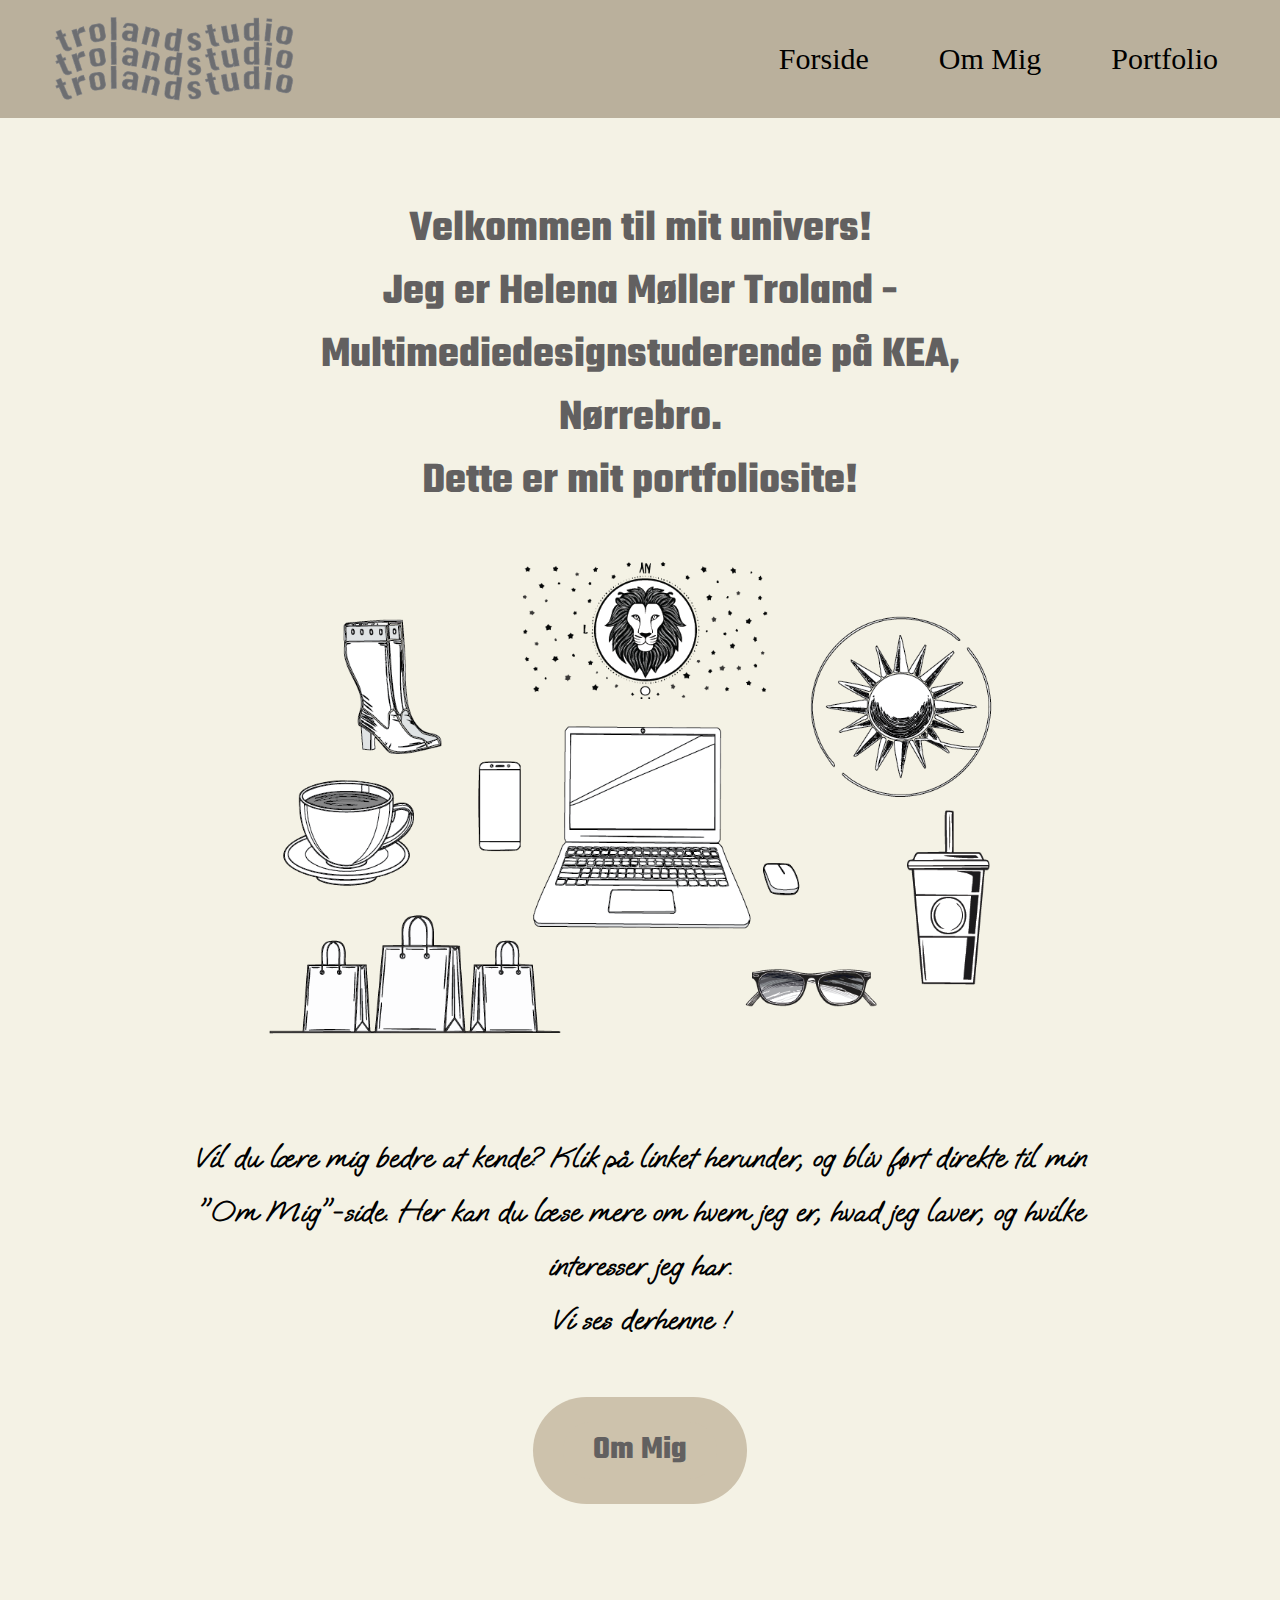
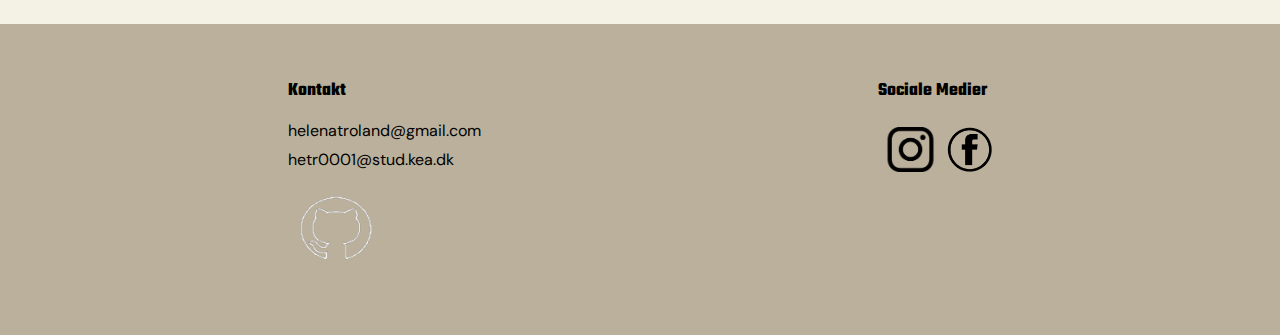
<file: index.html>
<!DOCTYPE html>
<html lang="da">
  <head>
    <meta charset="UTF-8" />
    <meta name="viewport" content="width=device-width, initial-scale=1.0" />
    <!-- css -->
    <link rel="stylesheet" href="css/generel.css" />
    <link rel="stylesheet" href="css/style.css" />
    <!-- Fonte -->
    <link rel="preconnect" href="https://fonts.googleapis.com" />
    <link rel="preconnect" href="https://fonts.gstatic.com" crossorigin />
    <link href="https://fonts.googleapis.com/css2?family=DM+Sans:ital,opsz,wght@0,9..40,100..1000;1,9..40,100..1000&family=Oooh+Baby&family=Teko:wght@300..700&display=swap" rel="stylesheet" />
    <!-- Favicon -->
    <link rel="apple-touch-icon" sizes="180x180" href="favicon_io/apple-touch-icon.png" />
    <link rel="icon" type="image/png" sizes="32x32" href="/favicon_io/favicon-32x32.png" />
    <link rel="icon" type="image/png" sizes="16x16" href="favicon_io/favicon-16x16.png" />
    <link rel="manifest" href="favicon_io/site.webmanifest" />

    <title>Forside</title>
  </head>
  <body>
    <header>
      <div class="logo">
        <a href="index.html"><img src="billeder/logo.webp" alt="logo" /></a>
      </div>
      <nav>
        <ul class="menu">
          <li>
            <a href="index.html" class="button-link">Forside</a>
          </li>
          <li>
            <a href="om_mig.html" class="button-link">Om Mig</a>
          </li>
          <li>
            <a href="portfolio.html" class="button-link">Portfolio</a>
          </li>
        </ul>
        <div class="burger">
          <div class="line"></div>
          <div class="line"></div>
          <div class="line"></div>
        </div>
      </nav>
    </header>
    <main>
      <div class="index_tekst">
        <h1>Velkommen til mit univers!</h1>
        <h1>Jeg er Helena Møller Troland - Multimediedesignstuderende på KEA, Nørrebro.</h1>
        <h1>Dette er mit portfoliosite!</h1>
      </div>
      <div class="index_billede">
        <img src="billeder/illustrationer.webp" alt="index_billede" />
      </div>
      <div class="link_til_om_mig_tekst">
        <h2>Vil du lære mig bedre at kende? Klik på linket herunder, og bliv ført direkte til min "Om Mig"-side. Her kan du læse mere om hvem jeg er, hvad jeg laver, og hvilke interesser jeg har.</h2>
        <h2>Vi ses derhenne !</h2>
      </div>
      <div class="om_mig_link">
        <a href="om_mig.html" class="om_mig_link">
          <h3>Om Mig</h3>
        </a>
      </div>
    </main>
    <footer>
      <div class="footer_kun_index">
        <div class="footer">
          <div class="kontakt">
            <h3>Kontakt</h3>
            <p>helenatroland@gmail.com</p>
            <p>hetr0001@stud.kea.dk</p>
            <div class="github_image">
              <a href="https://github.com/Helenatroland/Portfolioeksamen.git"><img src="billeder/github_image.webp" alt="github_image" /></a>
            </div>
          </div>
          <div class="sociale medier">
            <h3>Sociale Medier</h3>
            <div class="gridikoner">
              <a href="https://www.instagram.com/helenatroland?igsh=MW85NmVhODNwdDB5OQ%3D%3D&utm_source=qr"><img src="billeder/instagram.webp" alt="instagram" /></a>
              <a href=" https://www.facebook.com/share/18H1uPvXxd/?mibextid=wwXIfr"><img src="billeder/facebook.webp" alt="facebook" /></a>
            </div>
          </div>
        </div>
      </div>
    </footer>
    <script src="menu.js"></script>
  </body>
</html>
</file>
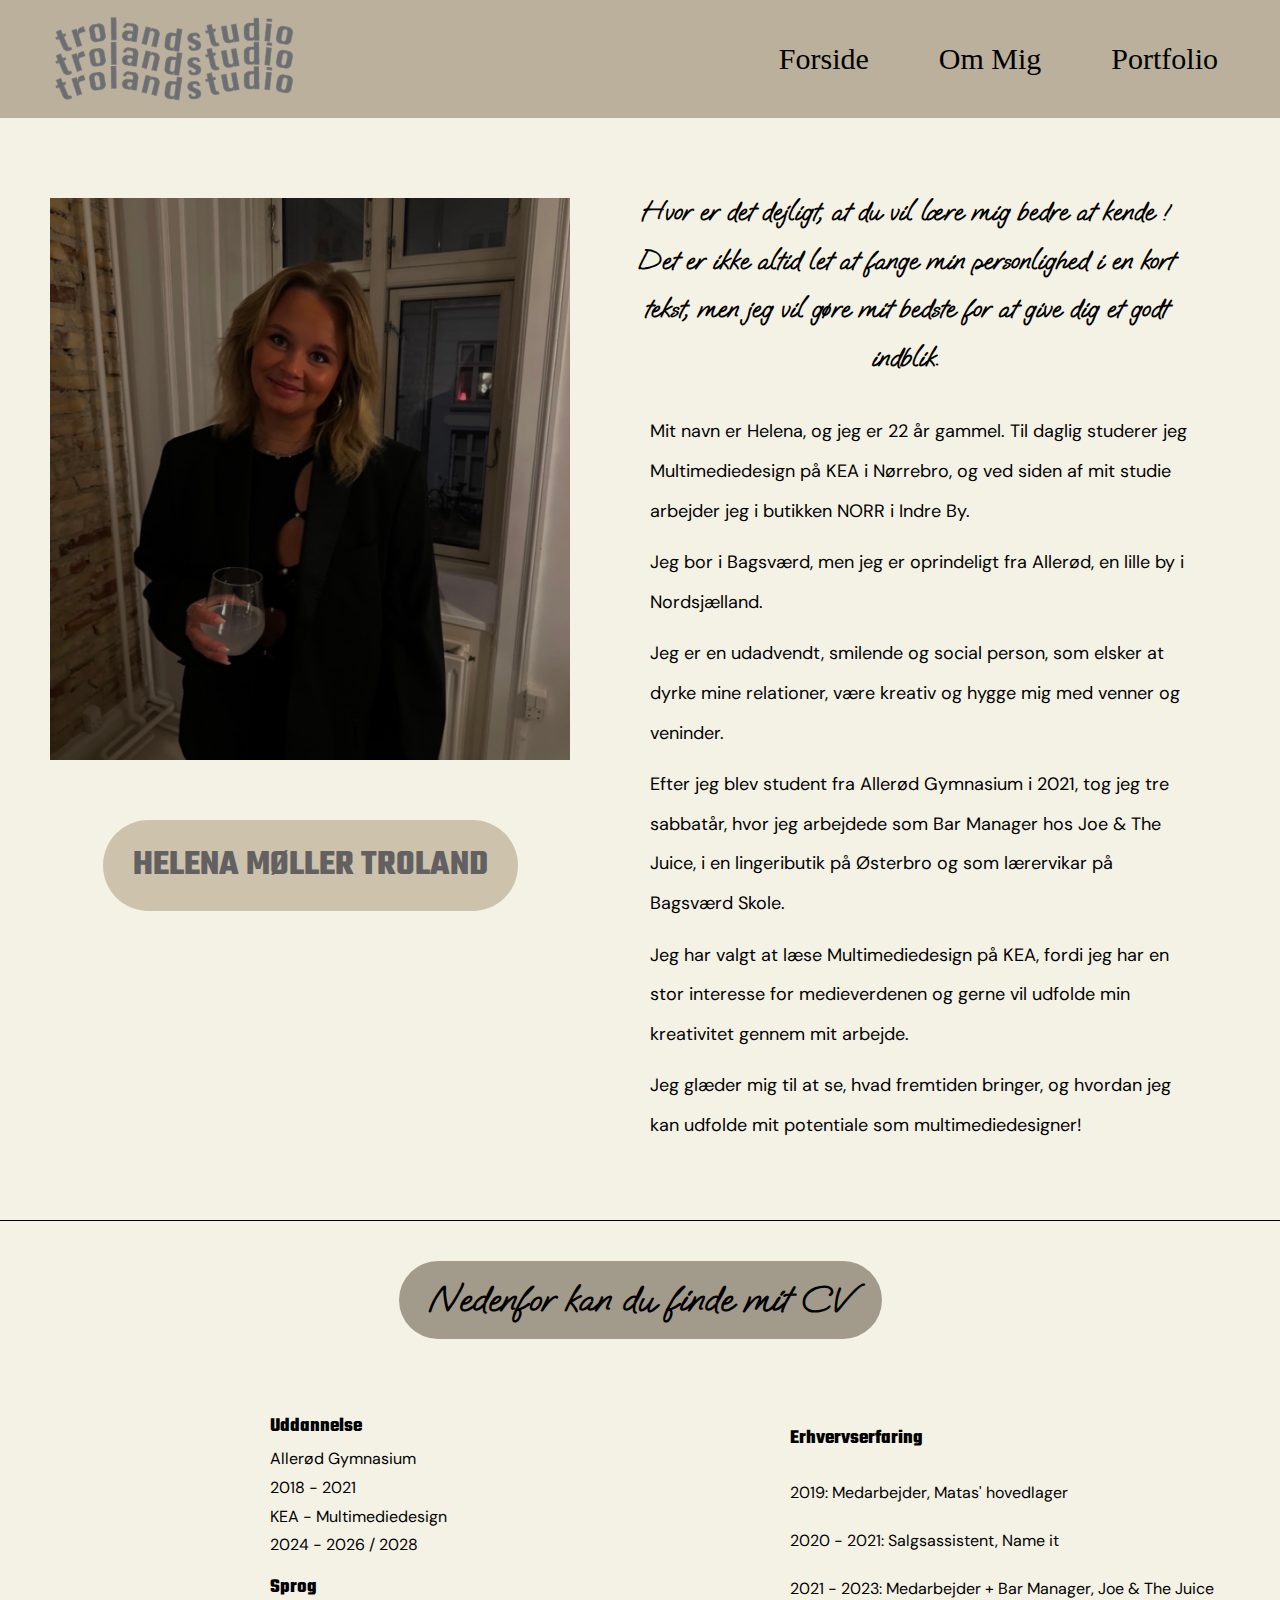
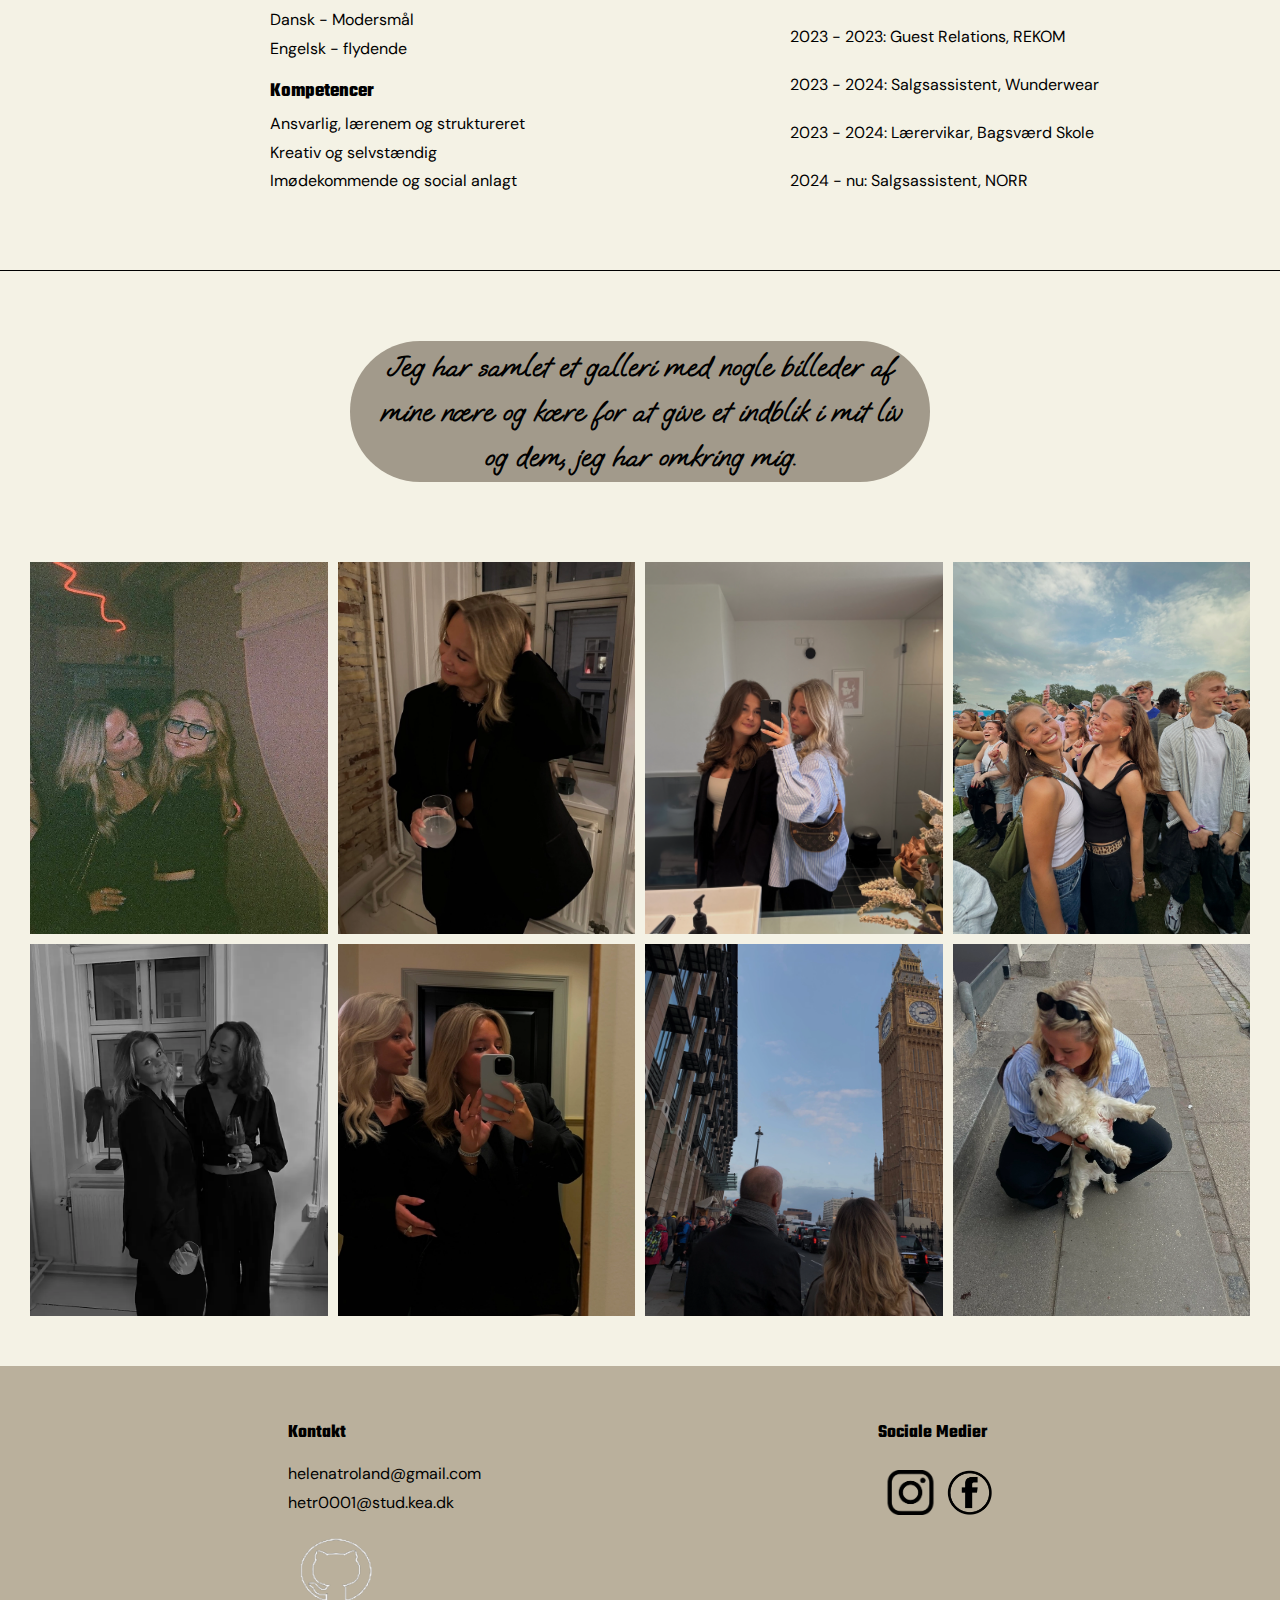
<file: om_mig.html>
<!DOCTYPE html>
<html lang="da">
  <head>
    <meta charset="UTF-8" />
    <meta name="viewport" content="width=device-width, initial-scale=1.0" />
    <!-- css -->
    <link rel="stylesheet" href="css/generel.css" />
    <link rel="stylesheet" href="css/style.css" />
    <!-- Fonte -->
    <link rel="preconnect" href="https://fonts.googleapis.com" />
    <link rel="preconnect" href="https://fonts.gstatic.com" crossorigin />
    <link href="https://fonts.googleapis.com/css2?family=DM+Sans:ital,opsz,wght@0,9..40,100..1000;1,9..40,100..1000&family=Oooh+Baby&family=Teko:wght@300..700&display=swap" rel="stylesheet" />
    <!-- Favicon -->
    <link rel="apple-touch-icon" sizes="180x180" href="favicon_io/apple-touch-icon.png" />
    <link rel="icon" type="image/png" sizes="32x32" href="/favicon_io/favicon-32x32.png" />
    <link rel="icon" type="image/png" sizes="16x16" href="favicon_io/favicon-16x16.png" />
    <link rel="manifest" href="favicon_io/site.webmanifest" />

    <title>Om Mig</title>
  </head>
  <body>
    <header>
      <div class="logo">
        <a href="index.html"><img src="billeder/logo.webp" alt="logo" /></a>
      </div>
      <nav>
        <ul class="menu">
          <li>
            <a href="index.html" class="button-link">Forside</a>
          </li>
          <li>
            <a href="om_mig.html" class="button-link">Om Mig</a>
          </li>
          <li>
            <a href="portfolio.html" class="button-link">Portfolio</a>
          </li>
        </ul>
        <div class="burger">
          <div class="line"></div>
          <div class="line"></div>
          <div class="line"></div>
        </div>
      </nav>
    </header>

    <main>
      <div class="praesentation">
        <div class="portraet">
          <img src="billeder/portraet.webp" alt="portraet" />
          <div class="navn_h1">
            <a href="https://ordnet.dk/dnl/ordbog/?query=Helena" class="navn_link"><h1>HELENA MØLLER TROLAND</h1></a>
          </div>
        </div>
        <div class="om_mig_tekst">
          <div class="om_mig_tekst_1">
            <h2>Hvor er det dejligt, at du vil lære mig bedre at kende ! Det er ikke altid let at fange min personlighed i en kort tekst, men jeg vil gøre mit bedste for at give dig et godt indblik.</h2>
          </div>
          <div class="om_mig_tekst_2">
            <p>Mit navn er Helena, og jeg er 22 år gammel. Til daglig studerer jeg Multimediedesign på KEA i Nørrebro, og ved siden af mit studie arbejder jeg i butikken NORR i Indre By.</p>
            <p>Jeg bor i Bagsværd, men jeg er oprindeligt fra Allerød, en lille by i Nordsjælland.</p>
            <p>Jeg er en udadvendt, smilende og social person, som elsker at dyrke mine relationer, være kreativ og hygge mig med venner og veninder.</p>
            <p>Efter jeg blev student fra Allerød Gymnasium i 2021, tog jeg tre sabbatår, hvor jeg arbejdede som Bar Manager hos Joe & The Juice, i en lingeributik på Østerbro og som lærervikar på Bagsværd Skole.</p>
            <p>Jeg har valgt at læse Multimediedesign på KEA, fordi jeg har en stor interesse for medieverdenen og gerne vil udfolde min kreativitet gennem mit arbejde.</p>
            <p>Jeg glæder mig til at se, hvad fremtiden bringer, og hvordan jeg kan udfolde mit potentiale som multimediedesigner!</p>
          </div>
        </div>
      </div>
      <div class="horisontal_linje"></div>
      <div class="cv">
        <div class="cv_h2">
          <h2>Nedenfor kan du finde mit CV</h2>
        </div>

        <div class="cv_indhold">
          <div class="venstre_cv">
            <div class="uddannelse">
              <h3>Uddannelse</h3>
              <p>Allerød Gymnasium</p>
              <p>2018 - 2021</p>
              <p>KEA - Multimediedesign</p>
              <p>2024 - 2026 / 2028</p>
            </div>

            <div class="Sprog">
              <h3>Sprog</h3>
              <p>Dansk - Modersmål</p>
              <p>Engelsk - flydende</p>
            </div>

            <div class="Kompetencer">
              <h3>Kompetencer</h3>
              <p>Ansvarlig, lærenem og struktureret</p>
              <p>Kreativ og selvstændig</p>
              <p>Imødekommende og social anlagt</p>
            </div>
          </div>

          <div class="hoejre_cv">
            <div class="Erhvervserfaring">
              <h3>Erhvervserfaring</h3>
              <p>2019: Medarbejder, Matas' hovedlager</p>
              <p>2020 - 2021: Salgsassistent, Name it</p>
              <p>2021 - 2023: Medarbejder + Bar Manager, Joe & The Juice</p>
              <p>2023 - 2023: Guest Relations, REKOM</p>
              <p>2023 - 2024: Salgsassistent, Wunderwear</p>
              <p>2023 - 2024: Lærervikar, Bagsværd Skole</p>
              <p>2024 - nu: Salgsassistent, NORR</p>
            </div>
          </div>
        </div>
      </div>

      <!-- laver en horisontal linje på siden -->
      <div class="horisontal_linje"></div>

      <div class="galleri_tekst">
        <h2>Jeg har samlet et galleri med nogle billeder af mine nære og kære for at give et indblik i mit liv og dem, jeg har omkring mig.</h2>
      </div>
      <div class="galleri">
        <img src="billeder/galleri_1.webp" alt="galleri_1" />
        <img src="billeder/galleri_2.webp" alt="galleri_2" />
        <img src="billeder/galleri_3.webp" alt="galleri_3" />
        <img src="billeder/galleri_4.webp" alt="galleri_4" />
        <img src="billeder/galleri_5.webp" alt="galleri_5" />
        <img src="billeder/galleri_6.webp" alt="galleri_6" />
        <img src="billeder/galleri_7.webp" alt="galleri_7" />
        <img src="billeder/galleri_8.webp" alt="galleri_8" />
      </div>
    </main>

    <footer>
      <div class="footer">
        <div class="kontakt">
          <h3>Kontakt</h3>
          <p>helenatroland@gmail.com</p>
          <p>hetr0001@stud.kea.dk</p>
          <div class="github_image">
            <a href="https://github.com/Helenatroland/Portfolioeksamen.git"><img src="billeder/github_image.webp" alt="github_image" /></a>
          </div>
        </div>
        <div class="sociale medier">
          <h3>Sociale Medier</h3>
          <div class="gridikoner">
            <a href="https://www.instagram.com/helenatroland?igsh=MW85NmVhODNwdDB5OQ%3D%3D&utm_source=qr"><img src="billeder/instagram.webp" alt="instagram" /></a>
            <a href=" https://www.facebook.com/share/18H1uPvXxd/?mibextid=wwXIfr"><img src="billeder/facebook.webp" alt="facebook" /></a>
          </div>
        </div>
      </div>
    </footer>
    <script src="menu.js"></script>
  </body>
</html>
</file>
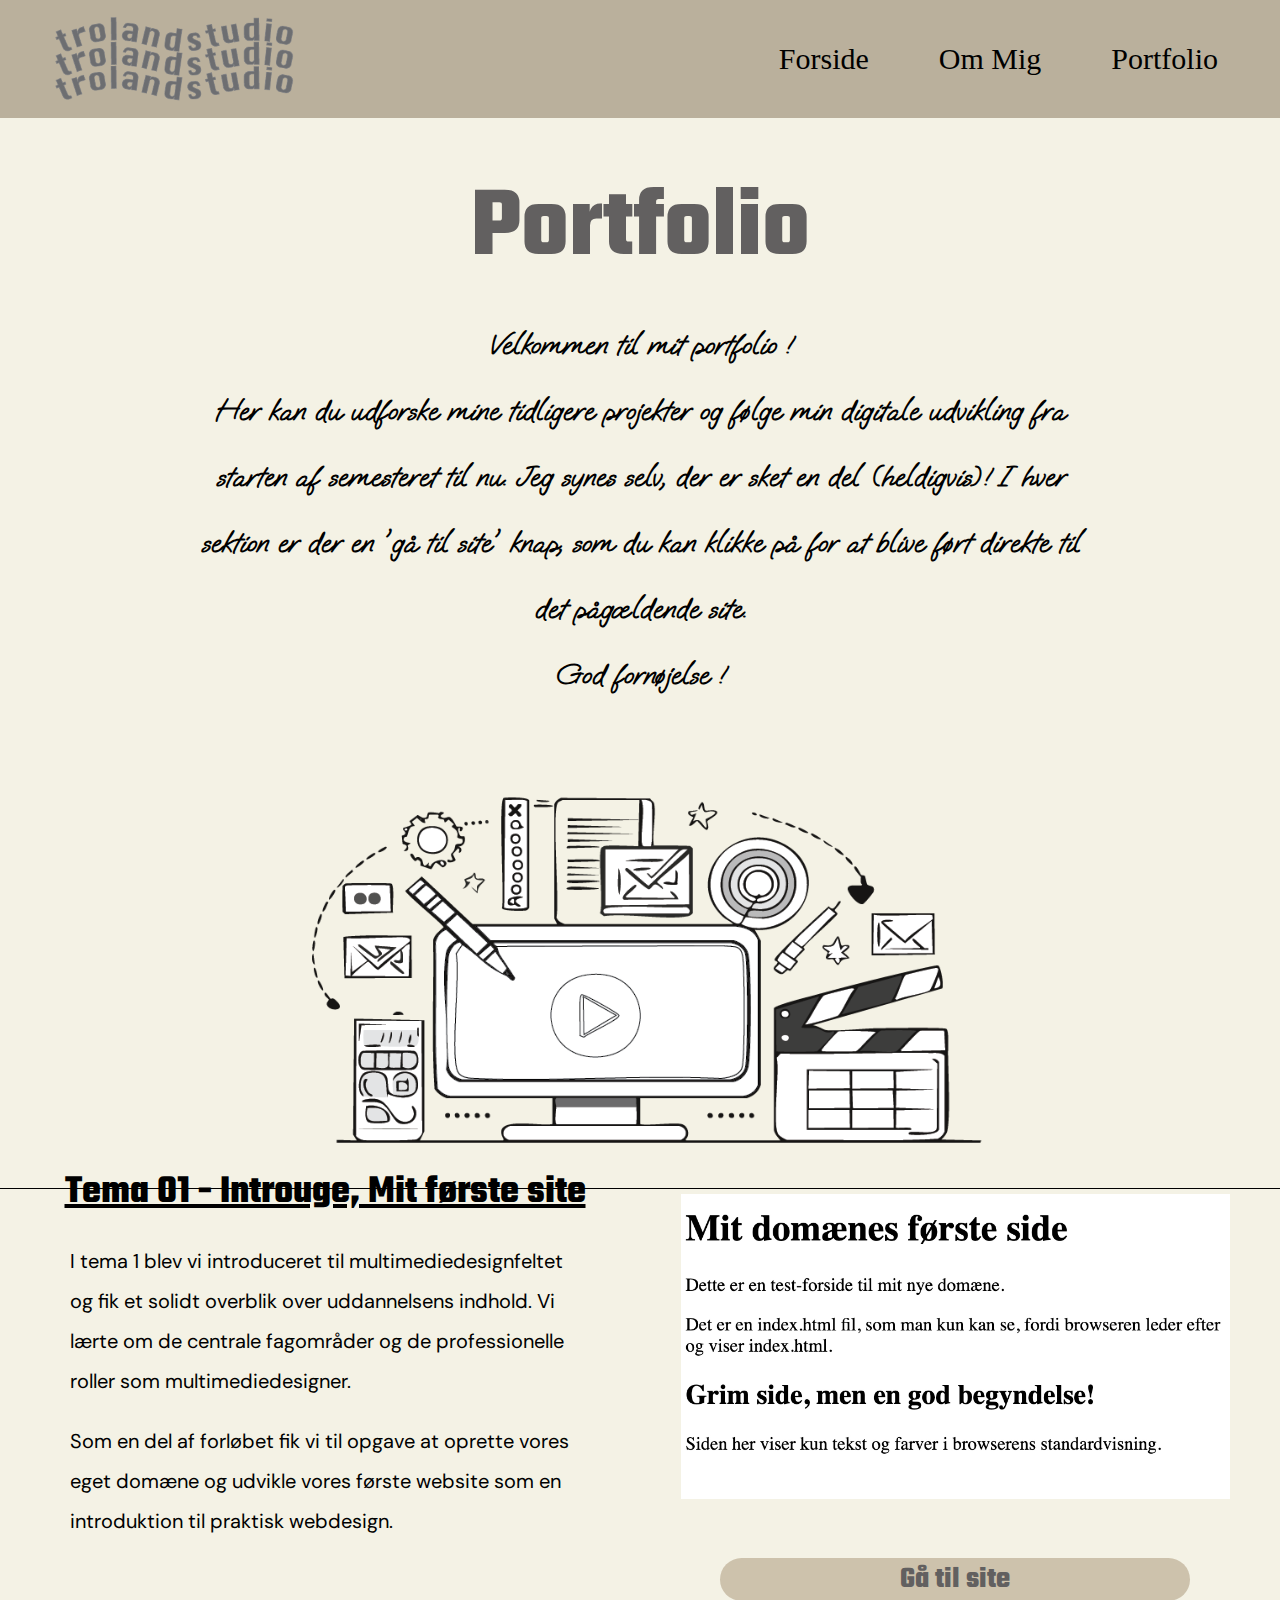
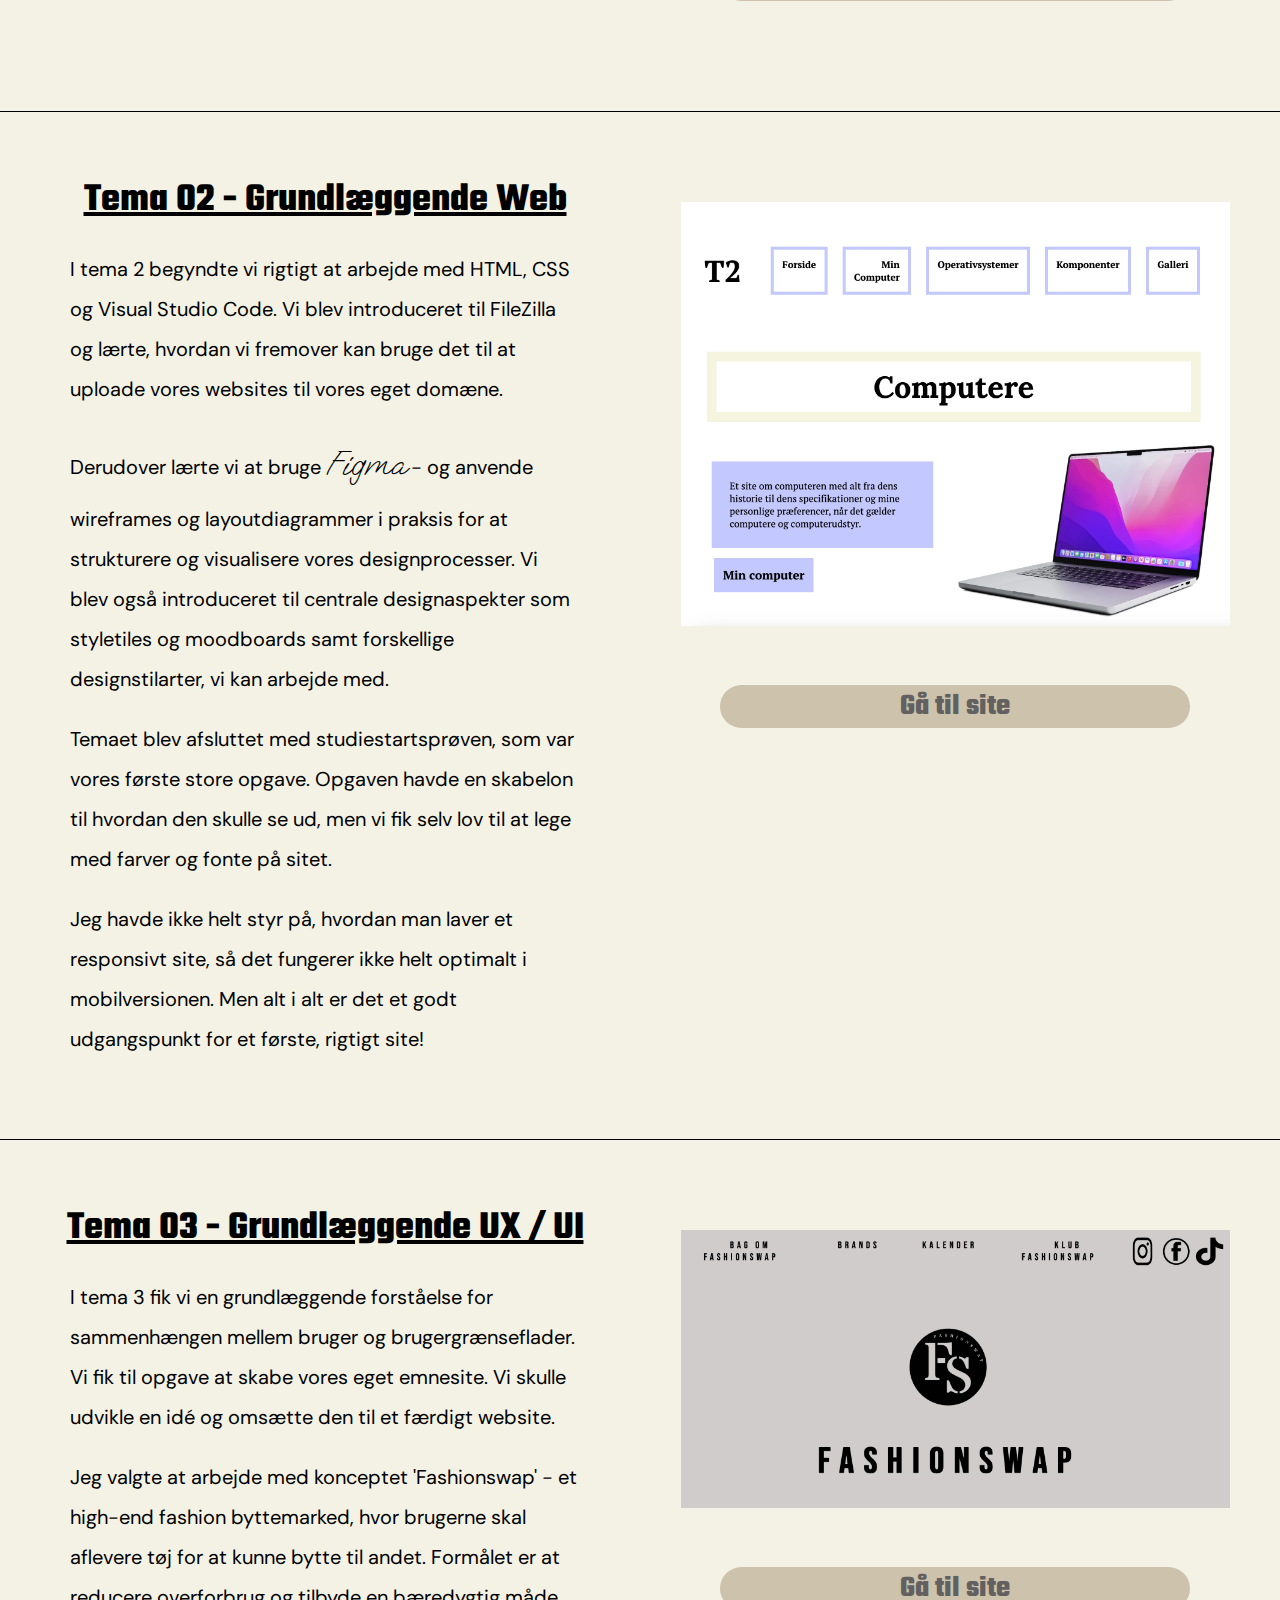
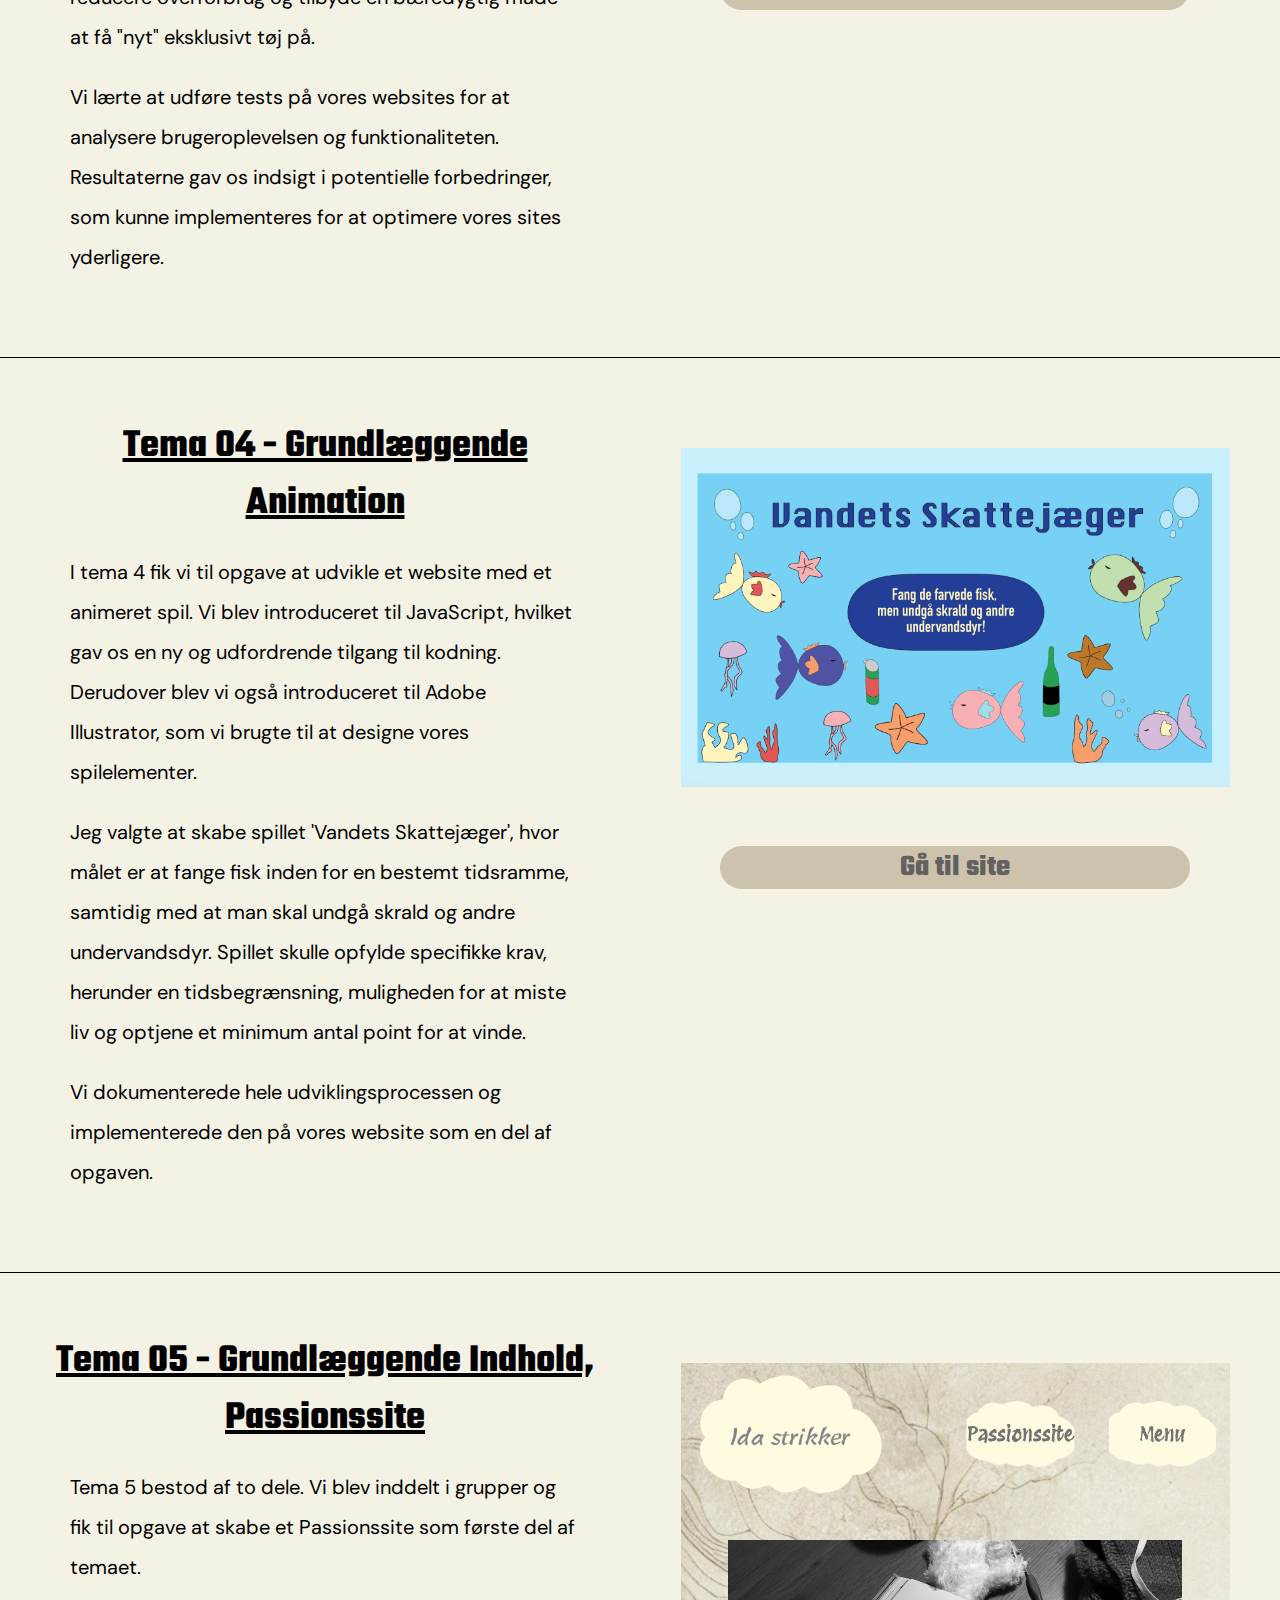
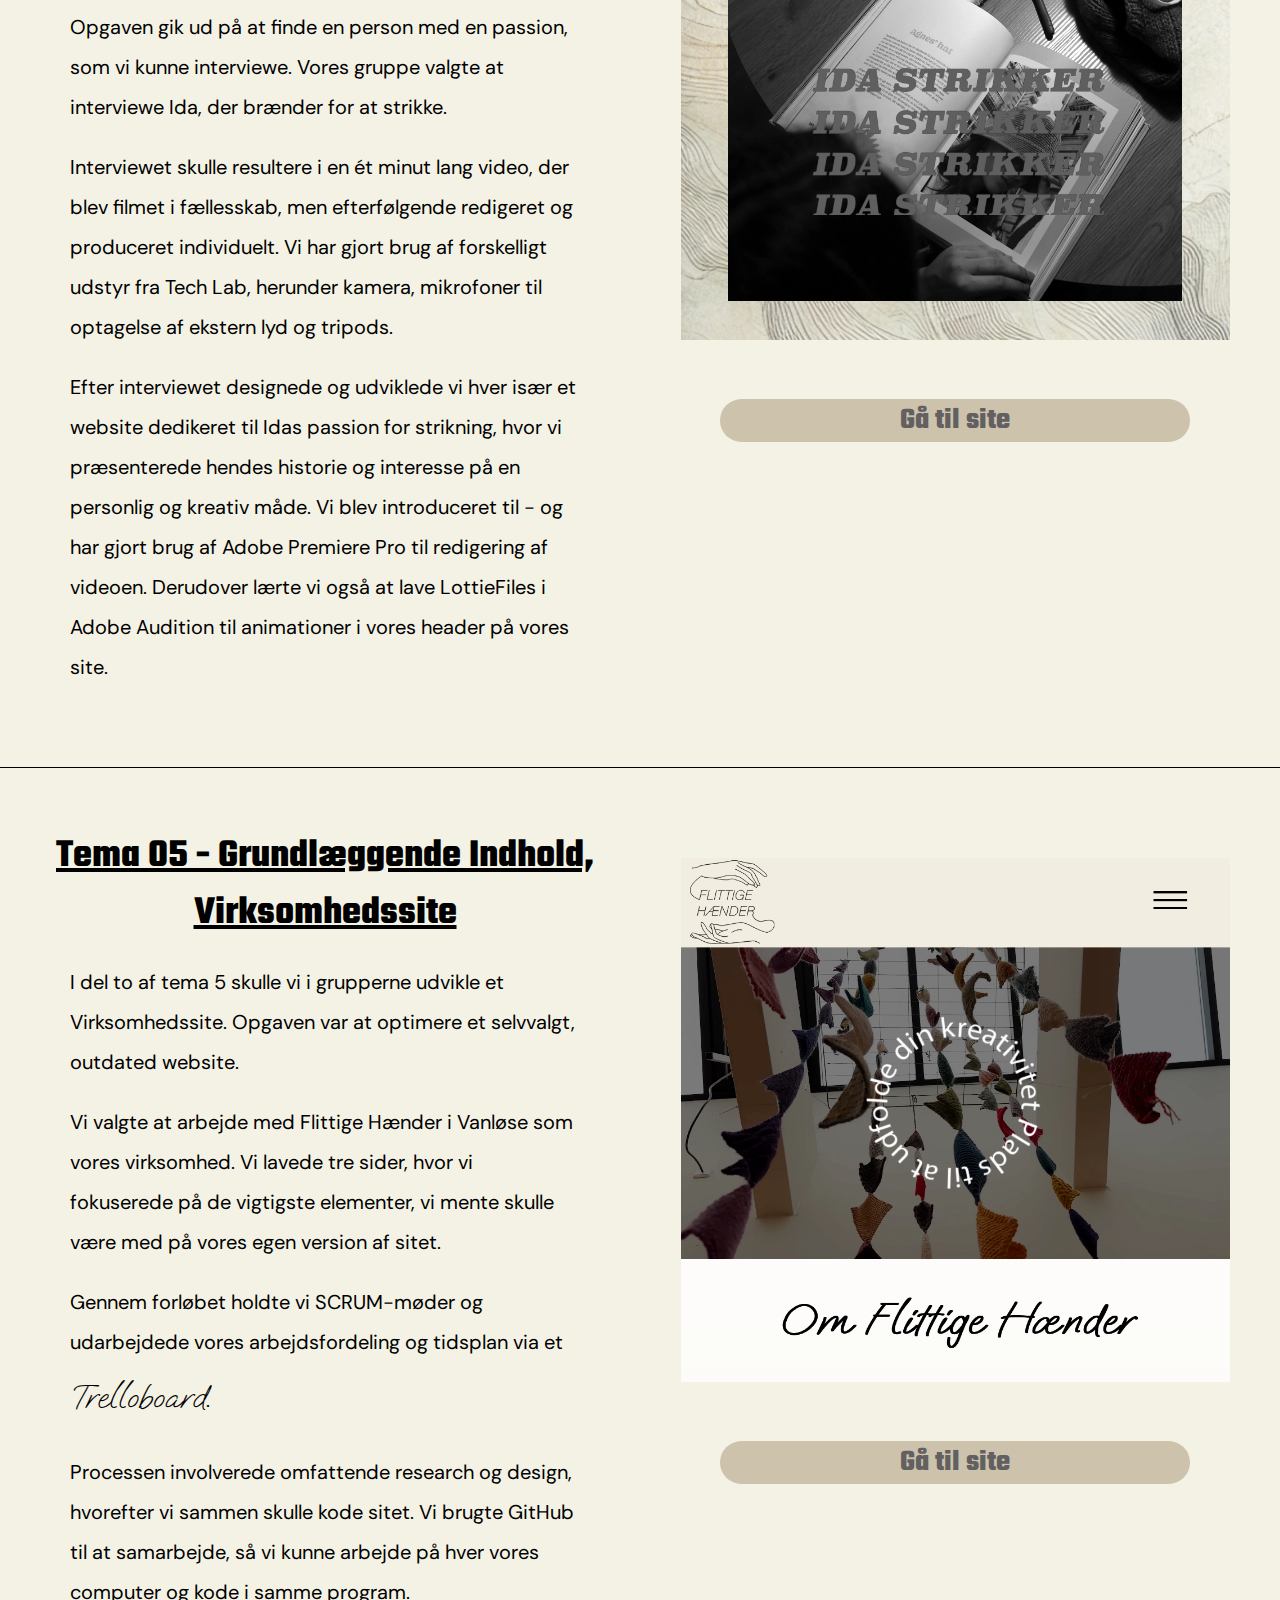
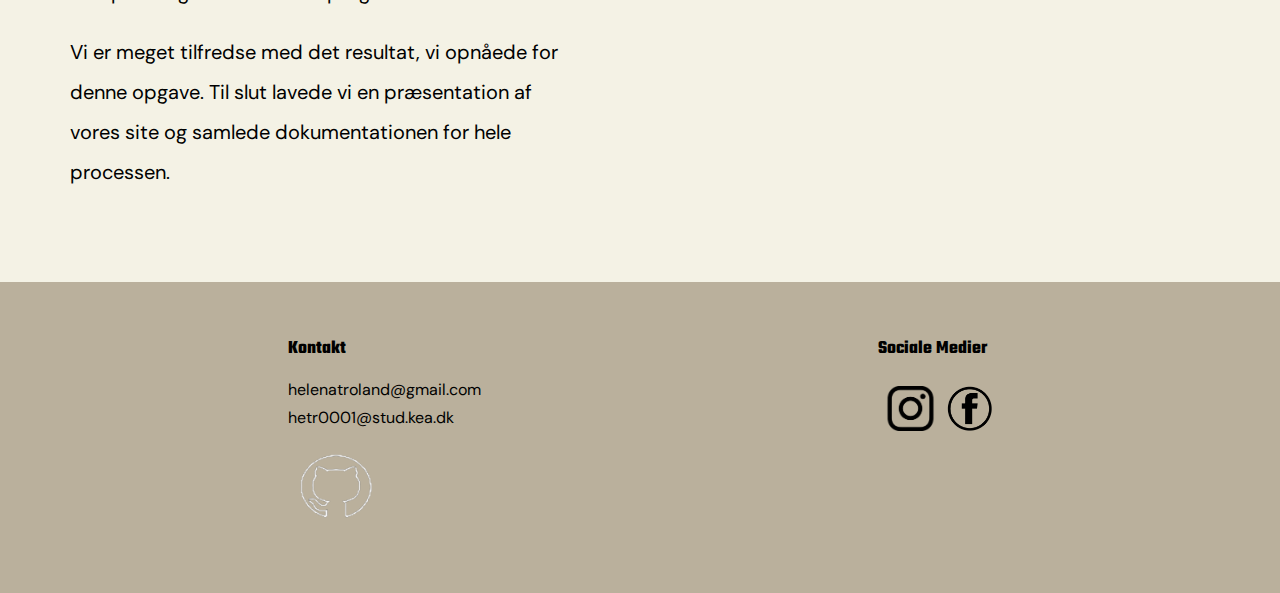
<file: portfolio.html>
<!DOCTYPE html>
<html lang="da">
  <head>
    <meta charset="UTF-8" />
    <meta name="viewport" content="width=device-width, initial-scale=1.0" />
    <!-- css -->
    <link rel="stylesheet" href="css/generel.css" />
    <link rel="stylesheet" href="css/style.css" />
    <!-- Fonte -->
    <link rel="preconnect" href="https://fonts.googleapis.com" />
    <link rel="preconnect" href="https://fonts.gstatic.com" crossorigin />
    <link href="https://fonts.googleapis.com/css2?family=DM+Sans:ital,opsz,wght@0,9..40,100..1000;1,9..40,100..1000&family=Oooh+Baby&family=Teko:wght@300..700&display=swap" rel="stylesheet" />
    <!-- Favicon -->
    <link rel="apple-touch-icon" sizes="180x180" href="favicon_io/apple-touch-icon.png" />
    <link rel="icon" type="image/png" sizes="32x32" href="/favicon_io/favicon-32x32.png" />
    <link rel="icon" type="image/png" sizes="16x16" href="favicon_io/favicon-16x16.png" />
    <link rel="manifest" href="favicon_io/site.webmanifest" />

    <title>Portfolio</title>
  </head>
  <body>
    <header>
      <div class="logo">
        <a href="index.html"><img src="billeder/logo.webp" alt="logo" /></a>
      </div>
      <nav>
        <ul class="menu">
          <li>
            <a href="index.html" class="button-link">Forside</a>
          </li>
          <li>
            <a href="om_mig.html" class="button-link">Om Mig</a>
          </li>
          <li>
            <a href="portfolio.html" class="button-link">Portfolio</a>
          </li>
        </ul>
        <div class="burger">
          <div class="line"></div>
          <div class="line"></div>
          <div class="line"></div>
        </div>
      </nav>
    </header>

    <main>
      <div class="portfolio">
        <h1>Portfolio</h1>

        <h2>Velkommen til mit portfolio !</h2>
        <h2>Her kan du udforske mine tidligere projekter og følge min digitale udvikling fra starten af semesteret til nu. Jeg synes selv, der er sket en del (heldigvis)! I hver sektion er der en 'gå til site' knap, som du kan klikke på for at blive ført direkte til det pågældende site.</h2>
        <h2>God fornøjelse !</h2>

        <div class="portfolio_illustration">
          <img src="billeder/mmd_illustration.webp" alt="portfolio_illustration" />

          <!-- laver en horisontal linje på siden -->
          <div class="horisontal_linje"></div>
        </div>

        <div class="tema_01">
          <div class="tekst">
            <h4>Tema 01 - Introuge, Mit første site</h4>
            <p>I tema 1 blev vi introduceret til multimediedesignfeltet og fik et solidt overblik over uddannelsens indhold. Vi lærte om de centrale fagområder og de professionelle roller som multimediedesigner.</p>
            <p>Som en del af forløbet fik vi til opgave at oprette vores eget domæne og udvikle vores første website som en introduktion til praktisk webdesign.</p>
          </div>
          <div class="billede">
            <img src="billeder/tema_1.webp" alt="tema_1" />
            <a href="https://trolandstudio.dk/NOSYNC/01_introuge/index.html"><h3>Gå til site</h3></a>
          </div>
        </div>

        <!-- laver en horisontal linje på siden -->
        <div class="horisontal_linje"></div>

        <div class="tema_02">
          <div class="tekst">
            <div class="figma">
              <h4>Tema 02 - Grundlæggende Web</h4>
              <p>I tema 2 begyndte vi rigtigt at arbejde med HTML, CSS og Visual Studio Code. Vi blev introduceret til FileZilla og lærte, hvordan vi fremover kan bruge det til at uploade vores websites til vores eget domæne.</p>
              <p>Derudover lærte vi at bruge <a href="https://www.figma.com/files/team/1410178324927517164/project/270143892/Team-project?fuid=1410178321218503237">Figma</a> - og anvende wireframes og layoutdiagrammer i praksis for at strukturere og visualisere vores designprocesser. Vi blev også introduceret til centrale designaspekter som styletiles og moodboards samt forskellige designstilarter, vi kan arbejde med.</p>
              <p>Temaet blev afsluttet med studiestartsprøven, som var vores første store opgave. Opgaven havde en skabelon til hvordan den skulle se ud, men vi fik selv lov til at lege med farver og fonte på sitet.</p>
              <p>Jeg havde ikke helt styr på, hvordan man laver et responsivt site, så det fungerer ikke helt optimalt i mobilversionen. Men alt i alt er det et godt udgangspunkt for et første, rigtigt site!</p>
            </div>
          </div>
          <div class="billede">
            <img src="billeder/tema_2.webp" alt="tema_2" />
            <a href="https://trolandstudio.dk/NOSYNC/02_web/01_website/website/index.html"><h3>Gå til site</h3></a>
          </div>
        </div>

        <!-- laver en horisontal linje på siden -->
        <div class="horisontal_linje"></div>

        <div class="tema_03">
          <div class="tekst">
            <h4>Tema 03 - Grundlæggende UX / UI</h4>
            <p>I tema 3 fik vi en grundlæggende forståelse for sammenhængen mellem bruger og brugergrænseflader. Vi fik til opgave at skabe vores eget emnesite. Vi skulle udvikle en idé og omsætte den til et færdigt website.</p>
            <p>Jeg valgte at arbejde med konceptet 'Fashionswap' - et high-end fashion byttemarked, hvor brugerne skal aflevere tøj for at kunne bytte til andet. Formålet er at reducere overforbrug og tilbyde en bæredygtig måde at få "nyt" eksklusivt tøj på.</p>
            <p>Vi lærte at udføre tests på vores websites for at analysere brugeroplevelsen og funktionaliteten. Resultaterne gav os indsigt i potentielle forbedringer, som kunne implementeres for at optimere vores sites yderligere.</p>
          </div>
          <div class="billede">
            <img src="billeder/tema_3.webp" alt="tema_3" />
            <a href="https://trolandstudio.dk/NOSYNC/03_ux/01_kodet_site%20/index.html"><h3>Gå til site</h3></a>
          </div>
        </div>

        <!-- laver en horisontal linje på siden -->
        <div class="horisontal_linje"></div>

        <div class="tema_04">
          <div class="tekst">
            <h4>Tema 04 - Grundlæggende Animation</h4>
            <p>I tema 4 fik vi til opgave at udvikle et website med et animeret spil. Vi blev introduceret til JavaScript, hvilket gav os en ny og udfordrende tilgang til kodning. Derudover blev vi også introduceret til Adobe Illustrator, som vi brugte til at designe vores spilelementer.</p>
            <p>Jeg valgte at skabe spillet 'Vandets Skattejæger', hvor målet er at fange fisk inden for en bestemt tidsramme, samtidig med at man skal undgå skrald og andre undervandsdyr. Spillet skulle opfylde specifikke krav, herunder en tidsbegrænsning, muligheden for at miste liv og optjene et minimum antal point for at vinde.</p>
            <p>Vi dokumenterede hele udviklingsprocessen og implementerede den på vores website som en del af opgaven.</p>
          </div>
          <div class="billede">
            <img src="billeder/tema_4.webp" alt="tema_4" />
            <a href="https://trolandstudio.dk/NOSYNC/04_animation/website/index.html"><h3>Gå til site</h3></a>
          </div>
        </div>

        <!-- laver en horisontal linje på siden -->
        <div class="horisontal_linje"></div>

        <div class="tema_05_1">
          <div class="tekst">
            <h4>Tema 05 - Grundlæggende Indhold, Passionssite</h4>
            <p>Tema 5 bestod af to dele. Vi blev inddelt i grupper og fik til opgave at skabe et Passionssite som første del af temaet.</p>
            <p>Opgaven gik ud på at finde en person med en passion, som vi kunne interviewe. Vores gruppe valgte at interviewe Ida, der brænder for at strikke.</p>
            <p>Interviewet skulle resultere i en ét minut lang video, der blev filmet i fællesskab, men efterfølgende redigeret og produceret individuelt. Vi har gjort brug af forskelligt udstyr fra Tech Lab, herunder kamera, mikrofoner til optagelse af ekstern lyd og tripods.</p>
            <p>Efter interviewet designede og udviklede vi hver især et website dedikeret til Idas passion for strikning, hvor vi præsenterede hendes historie og interesse på en personlig og kreativ måde. Vi blev introduceret til - og har gjort brug af Adobe Premiere Pro til redigering af videoen. Derudover lærte vi også at lave LottieFiles i Adobe Audition til animationer i vores header på vores site.</p>
          </div>
          <div class="billede">
            <img src="billeder/tema_5_1.webp" alt="tema_5_1" />
            <a href="https://trolandstudio.dk/NOSYNC/05_indhold/passionssite/index.html"><h3>Gå til site</h3></a>
          </div>
        </div>

        <!-- laver en horisontal linje på siden -->
        <div class="horisontal_linje"></div>

        <div class="tema_05_2">
          <div class="tekst">
            <h4>Tema 05 - Grundlæggende Indhold, Virksomhedssite</h4>
            <div class="trelloboard">
              <p>I del to af tema 5 skulle vi i grupperne udvikle et Virksomhedssite. Opgaven var at optimere et selvvalgt, outdated website.</p>
              <p>Vi valgte at arbejde med Flittige Hænder i Vanløse som vores virksomhed. Vi lavede tre sider, hvor vi fokuserede på de vigtigste elementer, vi mente skulle være med på vores egen version af sitet.</p>
              <p>Gennem forløbet holdte vi SCRUM-møder og udarbejdede vores arbejdsfordeling og tidsplan via et <a href="https://trello.com/b/C6jz5STH">Trelloboard</a>.</p>
              <p>Processen involverede omfattende research og design, hvorefter vi sammen skulle kode sitet. Vi brugte GitHub til at samarbejde, så vi kunne arbejde på hver vores computer og kode i samme program.</p>
              <p>Vi er meget tilfredse med det resultat, vi opnåede for denne opgave. Til slut lavede vi en præsentation af vores site og samlede dokumentationen for hele processen.</p>
            </div>
          </div>
          <div class="billede">
            <img src="billeder/tema_5_2.webp" alt="tema_5_2" />
            <a href="https://trolandstudio.dk/NOSYNC/05_indhold/virksomhedssite/index.html"><h3>Gå til site</h3></a>
          </div>
        </div>
      </div>
    </main>

    <footer>
      <div class="footer">
        <div class="kontakt">
          <h3>Kontakt</h3>
          <p>helenatroland@gmail.com</p>
          <p>hetr0001@stud.kea.dk</p>
          <div class="github_image">
            <a href="https://github.com/Helenatroland/Portfolioeksamen.git"><img src="billeder/github_image.webp" alt="github_image" /></a>
          </div>
        </div>
        <div class="sociale medier">
          <h3>Sociale Medier</h3>
          <div class="gridikoner">
            <a href="https://www.instagram.com/helenatroland?igsh=MW85NmVhODNwdDB5OQ%3D%3D&utm_source=qr"><img src="billeder/instagram.webp" alt="instagram" /></a>
            <a href=" https://www.facebook.com/share/18H1uPvXxd/?mibextid=wwXIfr"><img src="billeder/facebook.webp" alt="facebook" /></a>
          </div>
        </div>
      </div>
    </footer>
    <script src="menu.js"></script>
  </body>
</html>
</file>
<file: css/generel.css>
/*************** Reset *********************/
* {
  margin: 0;
  padding: 0;
  box-sizing: border-box;
}

/* FONTE */

/* H1 + H3 + H4 font */
.teko-normal {
  font-family: "Teko", serif;
  font-weight: 300;
  font-style: normal;
}
/* H2 font */
.oooh-baby-regular {
  font-family: "Oooh Baby", serif;
  font-weight: 400;
  font-style: normal;
}

/* P font */
.dm-sans-normal {
  font-family: "DM Sans", serif;
  font-weight: 400;
  font-style: normal;
}

/* billeder bliver sat til max-width 100% */
img {
  max-width: 100%;
}

/* FONTE TIL SPECIFIKKE SKRIFTE - GENERELT PÅ ALLE SIDER */
h1 {
  font-family: "Teko", serif;
}

h2 {
  font-family: "Oooh Baby", serif;
}

h3 {
  font-family: "Teko", serif;
}

h4 {
  font-family: "Teko", serif;
}

p {
  font-family: "DM Sans", serif;
}

/* laver en horisontal linje på siderne */
.horisontal_linje {
  border-bottom: 1px solid;
  margin-top: 5px;
  width: 100%;
  justify-items: center;
}

/* ALLE LINKS */
/* unordered liststyle og ordered liststyle */
ul,
ol {
  list-style: none;
  margin: 0;
  padding: 0;
}

/* styling af body på alle sider */
body {
  background-color: rgb(244, 242, 229);
}

/* logo - og linker til index side */
.logo {
  position: absolute;
  width: 200px;
  aspect-ratio: 450/120;
  margin-top: -10px;
}

/* hover effekt på logo - og linker til index side */
.logo img:hover {
  transform: scale(1.2);
}

/* MENU */
header {
  position: relative;
  top: 0;
  align-items: center;
  padding: 22px;
  background-color: rgb(186, 176, 156);
}

nav {
  display: flex;
  align-items: center;
  margin: 20px;
  flex-direction: row-reverse;
}

/* den der folder ud i mobil */
.menu {
  display: none; /* Skjuler menuen som standard */
  flex-direction: column; /* Laver den vertikal */
  position: absolute;
  top: 100px;
  right: 20px;
  background-color: rgb(162, 154, 139);
  border-radius: 5px;
  padding: 10px;
  gap: 20px;
  z-index: 10;
  list-style: none;
}

.menu li {
  margin-right: 20px;
}

/* OVERSKRIFT LINKS I MENUEN */
.button-link {
  display: inline-block;
  color: black;
  text-align: center;
  text-decoration: none;
  font-size: 30px;
  cursor: pointer;
  transition: transform 0.2s; /* Animation */
}

/* hover effekt på menu */
.button-link:hover {
  transform: scale(1.3);
}

/* BURGERMENU */
.burger {
  display: flex;
  flex-direction: column;
  justify-content: space-between;
  height: 25px;
  width: 30px;
  cursor: pointer;
  background-color: rgb(186, 176, 156);
}

/* stregerne i burgermenu */
.burger .line {
  height: 3px;
  width: 100%;
  background-color: black;
  border-radius: 5px;
  transition: all 0.3s;
}

/* hover effekt på burgermenu (de tre linjer) - forstørres, når musen bliver kørt over */
.burger:hover {
  transform: scale(1.3);
}

/* Når menuen er åben */
.menu.active {
  display: flex;
}

/* FOOTER */
.footer {
  display: flex; /* Brug Flexbox for at opdele i kolonner */
  flex-direction: column; /* Kolonnerne stables vertikalt på mobile enheder */
  padding: 50px;
  text-align: center;
  background-color: rgb(186, 176, 156);
  width: 100%; /* Sikrer, at footeren strækker sig over hele bredden */
  margin-top: 50px;
  line-height: 1.8;
}

/* footer links styling */
.kontakt,
.sociale-medier {
  margin-bottom: 20px; /* Afstand mellem de to sektioner */
}

.kontakt h3,
.sociale-medier h3 {
  margin-bottom: 10px; /* Lidt afstand under overskrifterne */
}

/* Ændring af github logo */
.github_image img {
  height: 80px; /* Sætter højden til 80px */
  width: auto; /* Bevarer proportionerne ved at justere bredden automatisk */
}
/* hover effekt på github logo - forstørres, når musen bliver kørt over */
.github_image img:hover {
  transform: scale(1.3);
}

/* Ændring af logoerne */
.gridikoner img {
  height: 30px; /* Sætter højden til 30px */
  width: auto; /* Bevarer proportionerne ved at justere bredden automatisk */
  margin-top: 10px;
}

/* hover effekt på logoerne - forstørres, når musen bliver kørt over */
.gridikoner img:hover {
  transform: scale(1.3);
}

/* TIL COMPUTER-VERSION */

@media screen and (min-width: 768px) {
  /* logo forstørres */
  .logo {
    width: 300px;
    margin-top: -25px;
  }
  /* burgermenu fjernes */
  .burger {
    display: none;
  }

  /* normal menu vises */
  .menu {
    display: flex; /* Gør menuen synlig hele tiden */
    flex-direction: row;
    position: static;
    background: none;
    gap: 50px;
    padding: 0;
  }

  /* ændring i footer, så der kommer to kolonner i stedet for en */
  .footer {
    flex-direction: row; /* Kolonnerne vises side om side på desktop */
    justify-content: center; /* Centrerer de to sektioner */
    text-align: left; /* Justerer tekst til venstre på desktop */
  }

  /* forstørrer */
  .kontakt,
  .sociale-medier {
    margin-bottom: 0; /* Fjern margin mellem kolonnerne på desktop */
    width: 50%; /* Giver begge sektioner plads til at være side om side */
  }

  /* gør SO-ME ikonerne større */
  .gridikoner img {
    height: 45px; /* forstørrer ikonerne */
    margin-top: 20px;
  }
  /* gør github ikonet større */
  .github_image img {
    height: 100px; /* forstørrer ikonet */
  }
}
</file>
<file: css/style.css>
/*************** Reset *********************/
* {
  margin: 0;
  padding: 0;
  box-sizing: border-box;
}

/* FORSIDE/ INDEX */

/* overskrift - h1 */
.index_tekst {
  color: rgb(98, 96, 96);
  text-align: center;
  font-size: 16px;
  margin-top: 50px;
  margin-bottom: 40px;
  margin-left: 20px;
  margin-right: 20px;
}

/* Illustration */
.index_billede {
  aspect-ratio: 980/640;
  margin: 30px;
  margin-bottom: 70px;
}

/* justering af tekst */
.link_til_om_mig_tekst {
  font-size: 18px;
  margin: 30px;
  line-height: 1.8;
  text-align: center;
}

/* justering af link bag teksten */
.om_mig_link {
  color: rgb(98, 96, 96);
  font-size: 20px;
  margin-top: 50px;
  background-color: rgb(205, 194, 172);
  padding: 3px 3px; /* Tilføjer afstand i baggrunden */
  border-radius: 70px; /* runder hjørnerne */
  margin: 70px;
  text-decoration: none;
  text-align: center;
}
/* hover effekt på 'om mig' linket, så det forstørres, når musen kører over */
.om_mig_link h3:hover {
  transform: scale(1.3);
}

/* OM MIG SIDE */

/* link til navnebetydning */
.navn_link {
  text-decoration: none;
  color: rgb(98, 96, 96);
}

/* justering af tekst til navn */
.navn_h1 {
  text-align: center;
  margin: 15px;
  font-size: 18px;
  background-color: rgb(205, 194, 172);
  padding: 3px 3px; /* Tilføjer afstand i baggrunden */
  border-radius: 70px; /* runder hjørnerne */
}

/* hover effekt på navnelink - forstørrer teksten, når musen køres over */
.navn_h1:hover {
  transform: scale(1.2);
}

/* justering af overskriftsteksten */
.om_mig_tekst_1 {
  text-align: center;
  margin-left: 30px;
  margin-right: 30px;
  margin-top: 30px;
  margin-bottom: 30px;
  font-size: 18px;
  line-height: 1.8; /* justering af afstand mellem teksten */
}

/* justering af teksten */
.om_mig_tekst_2 {
  font-size: 18px;
  line-height: 1.8; /* justering af afstand mellem teksten */
  margin: 30px;
  text-align: left; /* teksten står i venstre side */
  margin-bottom: 40px;
}
/* afstand mellem sektionerne i teksten */
.om_mig_tekst_2 p {
  margin-bottom: 12px;
}

/* CV container */
.cv {
  padding: 20px;
}

/* CV indhold */
.cv_indhold {
  display: flex; /* Brug af Flexbox for at opdele indholdet i kolonner */
  justify-content: space-between; /* Sørger for at kolonnerne er adskilt */
  gap: 20px; /* Giver lidt afstand mellem kolonnerne */
}

.cv_h2 {
  text-align: center;
  margin-top: 20px;
  margin-bottom: 60px;
  font-size: 22px;
  background-color: rgb(162, 154, 139);
  padding: 3px 3px; /* Tilføjer afstand i baggrunden */
  border-radius: 70px; /* runder hjørnerne */
}

/* Venstre kolonne */
.venstre_cv {
  flex: 1; /* Kolonnen fylder lige så meget som den anden */
}

/* Højre kolonne */
.hoejre_cv {
  flex: 1; /* Kolonnen fylder lige så meget som den anden */
}

.cv {
  line-height: 1.8;
  font-size: 15px;
  text-align: left;
}

.cv h3 {
  font-size: 20px;
}

/* Styling af individuelle sektioner til CV - samlet */
.uddannelse,
.Sprog,
.Kompetencer,
.Erhvervserfaring {
  margin-bottom: 10px; /* Afstand mellem sektioner */
}

.galleri_tekst {
  text-align: center;
  margin-left: 30px;
  margin-right: 30px;
  margin-bottom: 50px;
  margin-top: 50px;
  background-color: rgb(162, 154, 139);
  padding: 3px 20px; /* Tilføjer afstand i baggrunden (om teksten) */
  border-radius: 70px; /* runder hjørnerne */
}

.galleri {
  display: grid;
  gap: 10px; /* Afstand mellem billederne */
  grid-template-columns: repeat(2, 1fr); /* To kolonner som standard. 1fr: Står for "1 fraction" (1 del). Hver kolonne får én lige stor del af den samlede tilgængelige plads. */
  margin-left: 10px;
  margin-right: 10px;
  margin-bottom: -30px; /* Gør afstanden fra de sidste billeder til footeren mindre */
}

.galleri img {
  width: 100%; /* Sørger for, at billederne er i fuld str (de er alle samme str) */
  height: auto; /* Bevarer billedets proportioner (så de ikke bliver maste) */
}

/* PORTFOLIO-SIDE */

/* justering af h1 */
.portfolio h1 {
  color: rgb(98, 96, 96);
  font-size: 60px;
  text-align: center;
  margin-top: 40px;
  margin-bottom: 10px;
}

/* justering af h2 */
.portfolio h2 {
  text-align: center;
  line-height: 1.8;
  margin-top: 10px; /* justering af afstanden mellem de forskellige h2'er i samme felt */
  margin-left: 30px;
  margin-right: 30px;
  margin-bottom: -10px; /* gør afstanden mindre mellem h2 og h4 overskriften */
}

/* justering af illustration */
.portfolio_illustration {
  aspect-ratio: 800/410;
  margin-top: 40px;
}

/* justering af overskrifter til mine gamle sites */
.portfolio h4 {
  font-size: 25px;
  text-align: center;
  margin-top: 50px;
  text-decoration: underline;
  margin-left: 20px;
  margin-right: 20px;
}

/* Links til gamle sites */
.portfolio h3 {
  text-decoration: none; /* Sørger for, at der ikke er nogen understregning */
  color: rgb(98, 96, 96);
  font-size: 22px;
  text-align: center;
  margin-top: 15px;
  margin-bottom: 50px;
  margin-left: 70px;
  margin-right: 70px;
  background-color: rgb(205, 194, 172);
  border-radius: 70px; /* runder hjørnerne */
}

/* hover effekt på de forskellige portfolio links til mine gamle sites, så linksene forstørres, når musen kører over */
.portfolio h3:hover {
  transform: scale(1.2);
}

/* fjerner stregen under linksene */
.portfolio a {
  text-decoration: none; /* Fjerner også stregen på eventuelle links */
}

/* justering af p tekst */
.portfolio p {
  line-height: 1.8;
  margin-left: 30px;
  margin-right: 30px;
  margin-top: 10px;
  margin-bottom: 20px;
}

/* justering af link til Trelloboard og Figma */
.trelloboard a,
.figma a {
  color: black;
  font-family: "Oooh Baby", serif;
  font-size: 25px;
}

/* justering af alle billeder */
.portfolio img {
  width: 90%;
  margin-left: 22px; /* centrerer billederne */
}

/* TIL COMPUTER-VERSION */

@media screen and (min-width: 768px) {
  /* INDEX */

  /* INDEX - forstørrer og centrerer teksten - tekst del 1 */
  .index_tekst {
    width: 50%;
    text-align: center;
    margin: 0 auto; /* Centrer teksten */
    padding-top: 80px;
    font-size: 22px;
  }

  /* INDEX - forstørrer og centerer billedet */
  .index_billede {
    width: 800px;
    margin: 0 auto; /* Centrerer billedet vandret */
    display: block; /* Gør det muligt at centrere blok-elementer som billeder */
  }

  /* INDEX - forstørrer og centrerer teksten - tekst del 2 */
  .link_til_om_mig_tekst {
    width: 70%; /* Juster bredden */
    margin: 0 auto; /* Vandret centrering */
    text-align: center; /* Centrer teksten inden i elementet */
    padding-top: 70px;
    padding-bottom: 30px;
    font-size: 20px;
  }

  /* INDEX - gør teksten større og gør baggrunden omkring mindre + centrerer elementet på siden */
  .om_mig_link {
    font-size: 28px;
    display: block; /* Gør det til et blokniveau-element */
    padding: 5px 30px;
    margin: 20px auto; /* Centrerer elementet vandret */
    text-align: center; /* Centrerer teksten inden i elementet */
    width: fit-content; /* Begræns bredden til indholdet, så baggrunden ikke er kæmpe stor */
  }

  /* INDEX - ændrer afstanden fra link til footer i computersite - KUN på forsiden! */
  .footer_kun_index {
    margin-top: 120px;
  }

  /* OM MIG */

  /* OM MIG SIDE - rettelser til forstørrelse af billede og lave to kolonner */
  .praesentation {
    display: flex; /* Gør containeren fleksibel */
    justify-content: space-between; /* Fordeler pladsen mellem venstre og højre sektion */
    padding: 50px; /* Indre margin */
  }

  /* OM MIG SIDE - portraet - sat i den ene kolonne (venstre) */
  .portraet {
    display: flex;
    flex-direction: column; /* Stabler billedet og navnet vertikalt */
    align-items: center; /* Centrerer både billedet og navnet */
    flex: 1; /* Tildeler plads til venstre sektion */
  }

  /* OM MIG SIDE - rettelser til portraet img */
  .portraet img {
    margin-top: 30px;
    width: 700px; /* Gør billedet større */
    height: auto; /* Bevarer billedets proportioner */
  }

  /* OM MIG SIDE - Navn under portraet */
  .navn_h1 {
    margin-top: 60px; /* Skaber luft mellem billedet og navnet */
    text-align: center; /* Centrerer navnet */
    padding: 20px 30px;
  }

  /* OM MIG SIDE - samlede rettelser til de to tekster */
  .om_mig_tekst_1,
  .om_mig_tekst_2 {
    flex: 1; /* Giver lidt plads til teksten */
    max-width: 550px; /* Begrænser bredden af teksten */
    margin-bottom: 20px; /* Skaber afstand mellem de to tekstbokse */
  }
  /* OM MIG SIDE - rettelser til tekst 1 */
  .om_mig_tekst_1 {
    text-align: center;
    margin-top: 20px;
    margin-left: 60px;
  }

  /* OM MIG SIDE - rettelser til tekst 2 */
  .om_mig_tekst_2 {
    line-height: 2.2;
    margin-left: 80px;
  }

  /* OM MIG SIDE - rettelser til cv overskrift */
  .cv_h2 {
    font-size: 25px;
    display: block; /* Gør det til et blokniveau-element */
    padding: 5px 30px;
    margin: 20px auto; /* Centrerer elementet vandret */
    text-align: center; /* Centrerer teksten inden i elementet */
    width: fit-content; /* Begræns bredden til indholdet, så baggrunden ikke er kæmpe stor */
  }

  /* OM MIG SIDE - rettelser til cv indhold */
  .cv_indhold {
    display: flex; /* Gør det muligt at bruge flexbox */
    justify-content: center; /* Centrerer kolonnerne */
    align-items: flex-start; /* Justerer indholdet i kolonnerne til toppen */
    font-size: 16px; /* gør skriften lidt større */
    margin-top: 70px; /* mere afstand mellem overskriften og teksten */
    gap: 50px; /* Afstand mellem kolonnerne */
    margin-left: 250px; /* rykker teksten ind på midten mens det stadig står læseligt fra venstre side */
    margin-bottom: 30px;
  }

  /* OM MIG SIDE - rettelser til højre cv kolonne indhold */
  .hoejre_cv {
    line-height: 3; /* øger afstanden mellem tekst, så det fylder mere og passer med venstre_cv i højden af linjerne */
  }

  /* OM MIG SIDE - rettelser til galleri tekst */
  .galleri_tekst {
    font-size: 20px;
    margin-left: 350px; /* centrerer teksten */
    margin-right: 350px; /* centrerer teksten */
    margin-top: 70px;
    margin-bottom: 80px;
    line-height: 1.5; /* justerer højden på afstanden mellem linjernes højde */
  }

  /* OM MIG SIDE - rettelser til galleri billeder */
  .galleri {
    grid-template-columns: repeat(4, 1fr); /* Fire kolonner på større skærme. 1fr: Står for "1 fraction" (1 del). Hver kolonne får én lige stor del af den samlede tilgængelige plads.*/
    margin: 30px;
  }

  /* PORTFOLIO SIDE */
  /* PORTFOLIO SIDE - rettelser til h1 overskrift */
  .portfolio h1 {
    font-size: 100px;
  }

  /* PORTFOLIO SIDE - rettelser til h2 */
  .portfolio h2 {
    margin-left: 200px;
    margin-right: 200px;
    font-size: 30px;
    line-height: 2.2;
  }

  /* PORTFOLIO SIDE - rettelser til illustrationsbillede */
  .portfolio_illustration img {
    width: 750px; /* Sætter billedets bredde til 800px */
    padding-top: 30px; /* Tilføjer lidt afstand til toppen af billedet */
    display: block; /* Sørger for, at margin fungerer korrekt */
    margin: 0 auto; /* Centrerer billedet horisontalt */
  }

  /* PORTFOLIO SIDE - rettelser til første sektion med tema 01 */
  .tema_01 {
    margin-top: -290px;
  }

  /* PORTFOLIO SIDE - styling af hver tema-sektion med Flexbox for layout */
  .tema_01,
  .tema_02,
  .tema_03,
  .tema_04,
  .tema_05_1,
  .tema_05_2 {
    display: flex; /* Anvender Flexbox for at oprette et to-kolonne layout */
    justify-content: space-between; /* Fordeler plads mellem de to kolonner */
    margin-bottom: 40px; /* Tilføjer plads nedenunder hver sektion */
    padding: 20px; /* Tilføjer padding inden for hver sektion */
  }

  /* PORTFOLIO SIDE - styling af teksten i venstre kolonne */
  .tema_01 .tekst,
  .tema_02 .tekst,
  .tema_03 .tekst,
  .tema_04 .tekst,
  .tema_05_1 .tekst,
  .tema_05_2 .tekst {
    flex: 1; /* Gør at tekstkolonnen optager lige meget plads som billedekolonnen */
    margin-right: 20px; /* Tilføjer margin til højre for at adskille tekst og billede */
  }

  /* PORTFOLIO SIDE - rettelser til overskrifter til mine gamle sites */
  .portfolio h4 {
    font-size: 40px;
    margin-top: 40px;
  }

  /* PORTFOLIO SIDE - rettelser til links til gamle sites */
  .portfolio h3 {
    font-size: 30px;
  }

  /* PORTFOLIO SIDE - rettelser til p tekst */
  .portfolio p {
    font-size: 20px;
    margin-left: 50px;
    margin-right: 50px;
    margin-top: 20px;
    line-height: 2;
  }

  /* PORTFOLIO SIDE - rettelser til link til Trelloboard */
  .trelloboard a,
  .figma a {
    color: black;
    font-family: "Oooh Baby", serif;
    font-size: 35px;
  }

  /* PORTFOLIO SIDE - Styling af billedet i højre kolonne */
  .tema_01 .billede,
  .tema_02 .billede,
  .tema_03 .billede,
  .tema_04 .billede,
  .tema_05_1 .billede,
  .tema_05_2 .billede {
    flex: 1; /* Gør at billedekolonnen optager lige meget plads som tekstkolonnen */
    text-align: right; /* Justerer billederne til højre i deres kolonne */
  }

  /* PORTFOLIO SIDE - Gør billederne responsive - har gjort dette opdelt, da jeg ikke synes at det fungerede som 'portfolio img', da det så ændrede på mit illustrationsbillede */
  .tema_01 .billede img,
  .tema_02 .billede img,
  .tema_03 .billede img,
  .tema_04 .billede img,
  .tema_05_1 .billede img,
  .tema_05_2 .billede img {
    width: 90%; /* Gør billederne til 100% af deres containerbredde */
    height: auto; /* Bevarer billedernes oprindelige aspect ratio */
    margin-top: 70px;
    margin-right: 30px;
    margin-bottom: 40px;
  }
}
</file>
